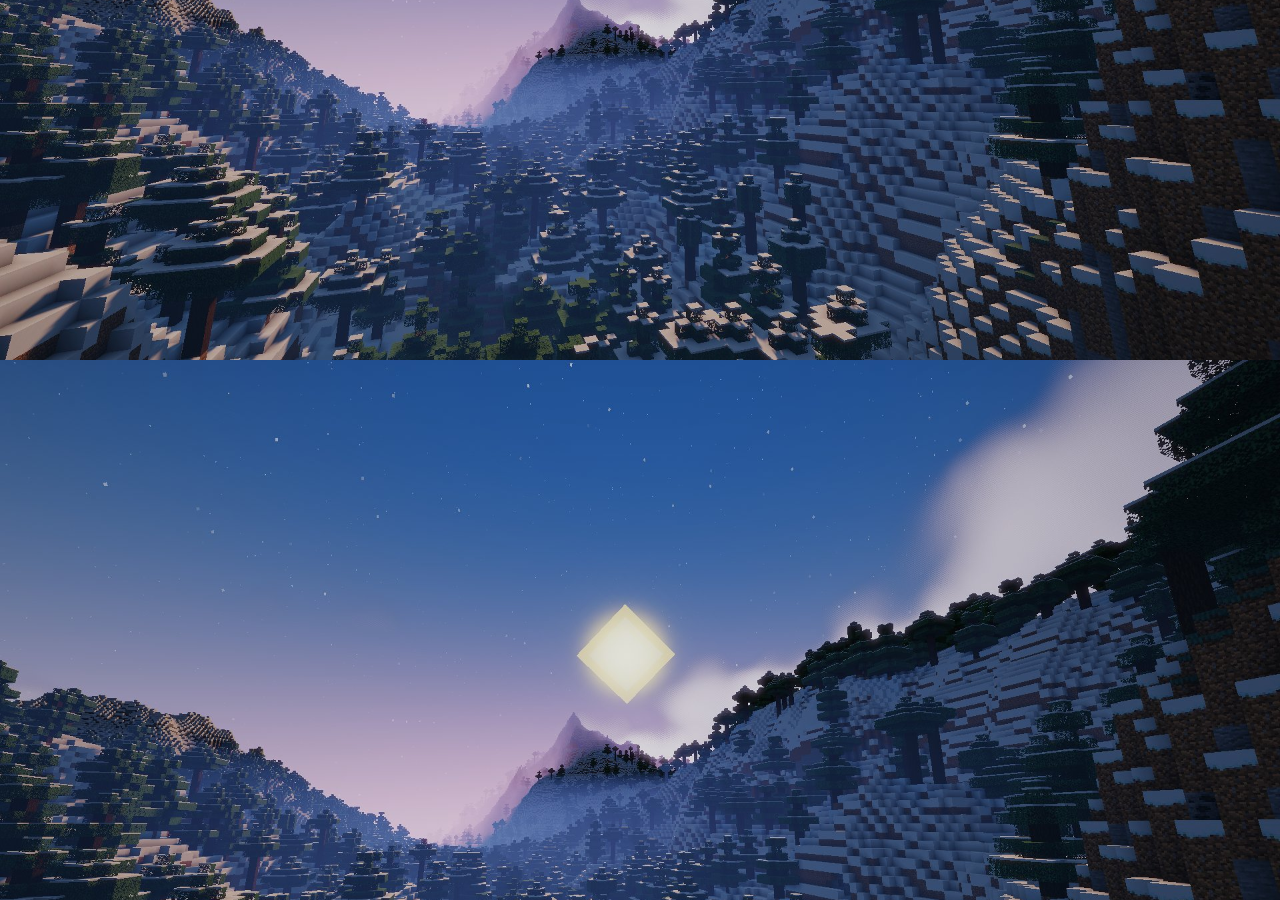
<file: index.html>
<!doctype html>
<html>
    <head>
        <title>tufflauncher</title>
        <link data-trunk rel="copy-dir" href="assets/" />
        <link rel="stylesheet" href="/assets/css/styles.css">
    </head>
    <body>
    </body>
</html>
</file>
<file: assets/css/styles.css>
@import url('https://fonts.googleapis.com/css2?family=Poppins:ital,wght@0,100;0,200;0,300;0,400;0,500;0,600;0,700;0,800;0,900;1,100;1,200;1,300;1,400;1,500;1,600;1,700;1,800;1,900&display=swap');

html {
    font-family: "Poppins", sans-serif;
}

body {
    margin: 0;
    background-image: url('/assets/images/background.png');
    background-size: cover;
    background-position: center;
}

.hero {
    display: flex;
    flex-direction: column;
    justify-content: center;
    align-items: center;
    height: 100vh;
    gap: 0.4rem;
}

h1 {
    color: white;
    margin: 0;
}

.btn {
    background: rgba(0, 0, 0, 0.25);
    border-radius: 6px;
    backdrop-filter: blur(9.5px);
    -webkit-backdrop-filter: blur(9.5px);
    border: none;
    width: 220px;
    padding: 6px 0;
    cursor: pointer;
    color: white;
    font: inherit;
    transition: background 0.2s ease;
}

.btn:hover {
    background: rgba(255, 255, 255, 0.25);
}

.modal-backdrop {
    position: fixed;
    inset: 0;
    display: flex;
    justify-content: center;
    align-items: center;
    animation: backdrop-in 0.25s ease forwards;
}

.modal {
    background: rgba(0, 0, 0, 0.25);
    backdrop-filter: blur(9.5px);
    -webkit-backdrop-filter: blur(9.5px);
    border-radius: 10px;
    padding: 2rem;
    color: white;
    min-width: 300px;
    animation: modal-in 0.25s ease forwards;
}

.modal-close {
    background: none;
    border: none;
    color: white;
    cursor: pointer;
    font-size: 1.2rem;
    float: right;
    padding: 0;
    line-height: 1;
}

@keyframes backdrop-in {
    from { background: rgba(0, 0, 0, 0); }
    to   { background: rgba(0, 0, 0, 0.4); }
}

@keyframes modal-in {
    from {
        opacity: 0;
        transform: scale(0.96);
    }
    to {
        opacity: 1;
        transform: scale(1);
    }
}
.modal-backdrop.closing {
    animation: backdrop-out 0.25s ease forwards;
}

.modal.closing {
    animation: modal-out 0.25s ease forwards;
}

@keyframes backdrop-out {
    from { background: rgba(0, 0, 0, 0.4); }
    to   { background: rgba(0, 0, 0, 0); }
}

@keyframes modal-out {
    from {
        opacity: 1;
        transform: scale(1);
    }
    to {
        opacity: 0;
        transform: scale(0.96);
    }
}

a.btn {
    display: inline-block;
    text-align: center;
    text-decoration: none;
    box-sizing: border-box;
}
</file>
